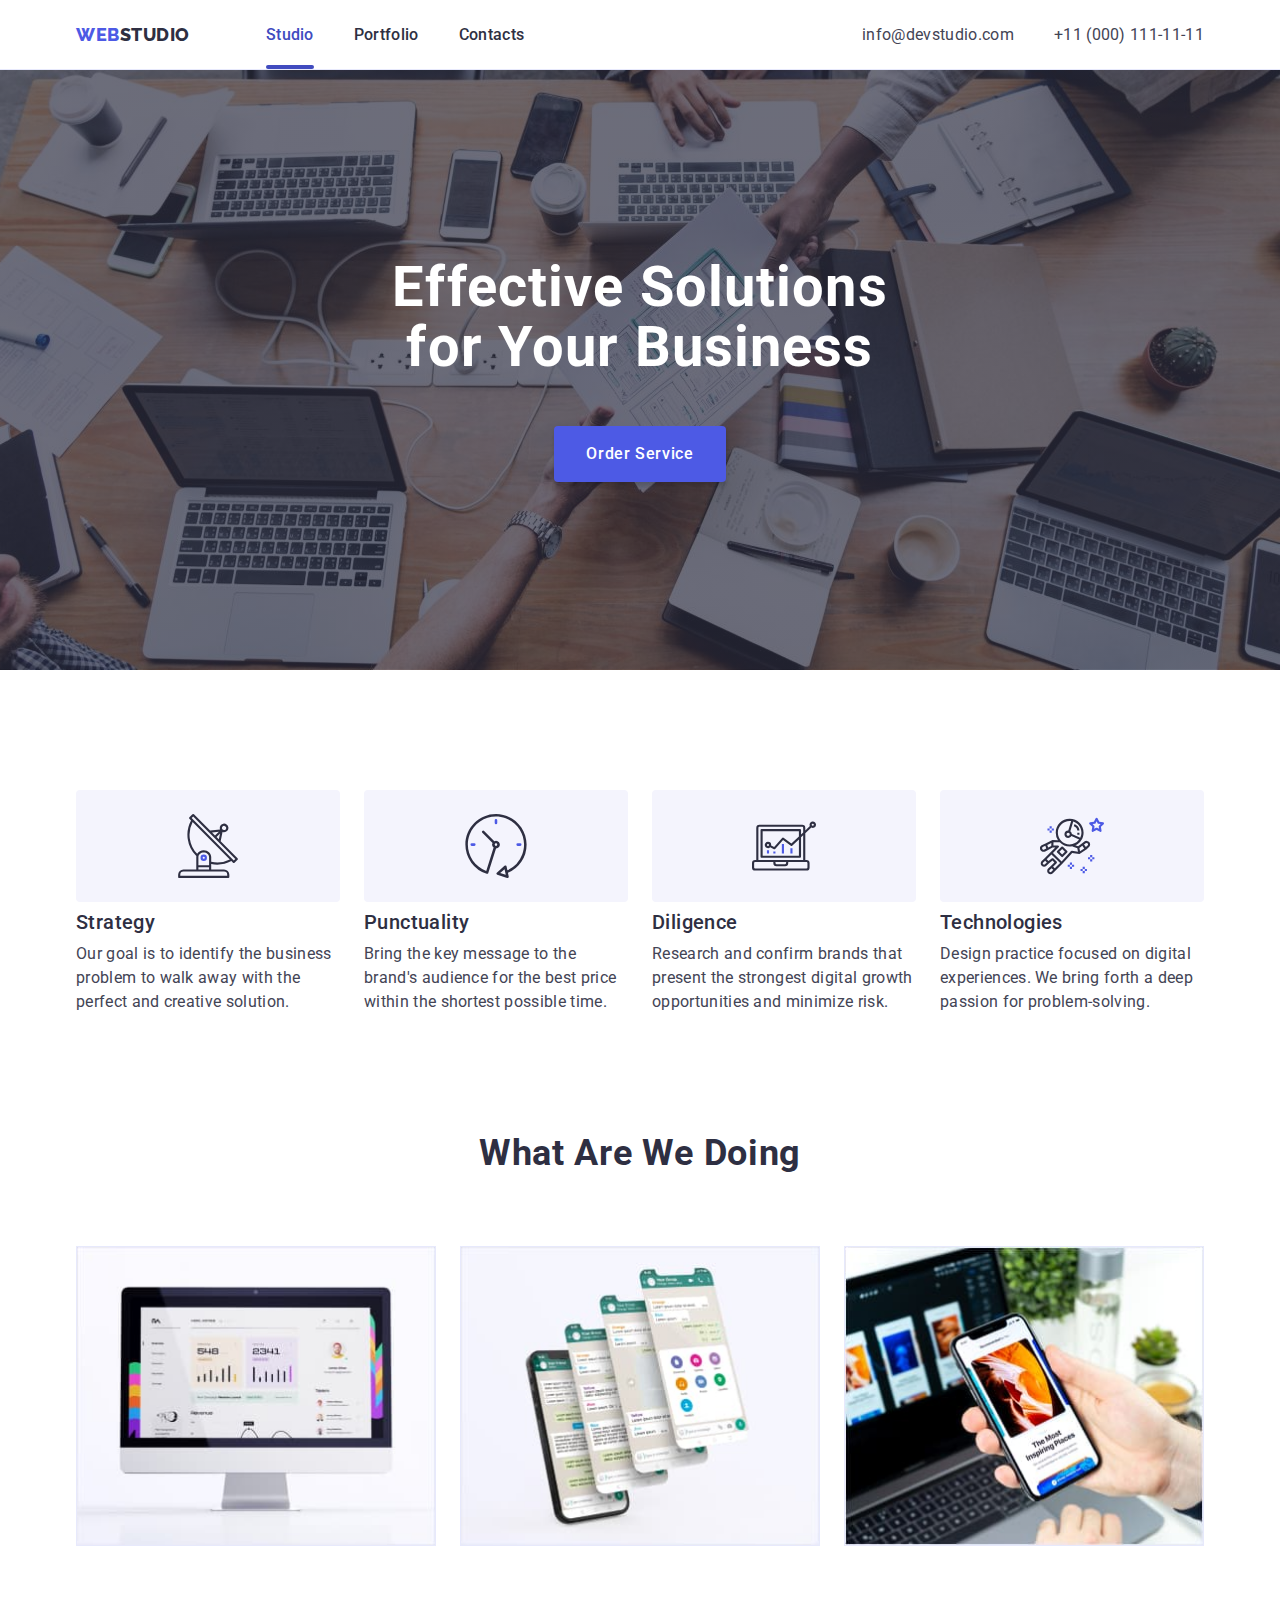
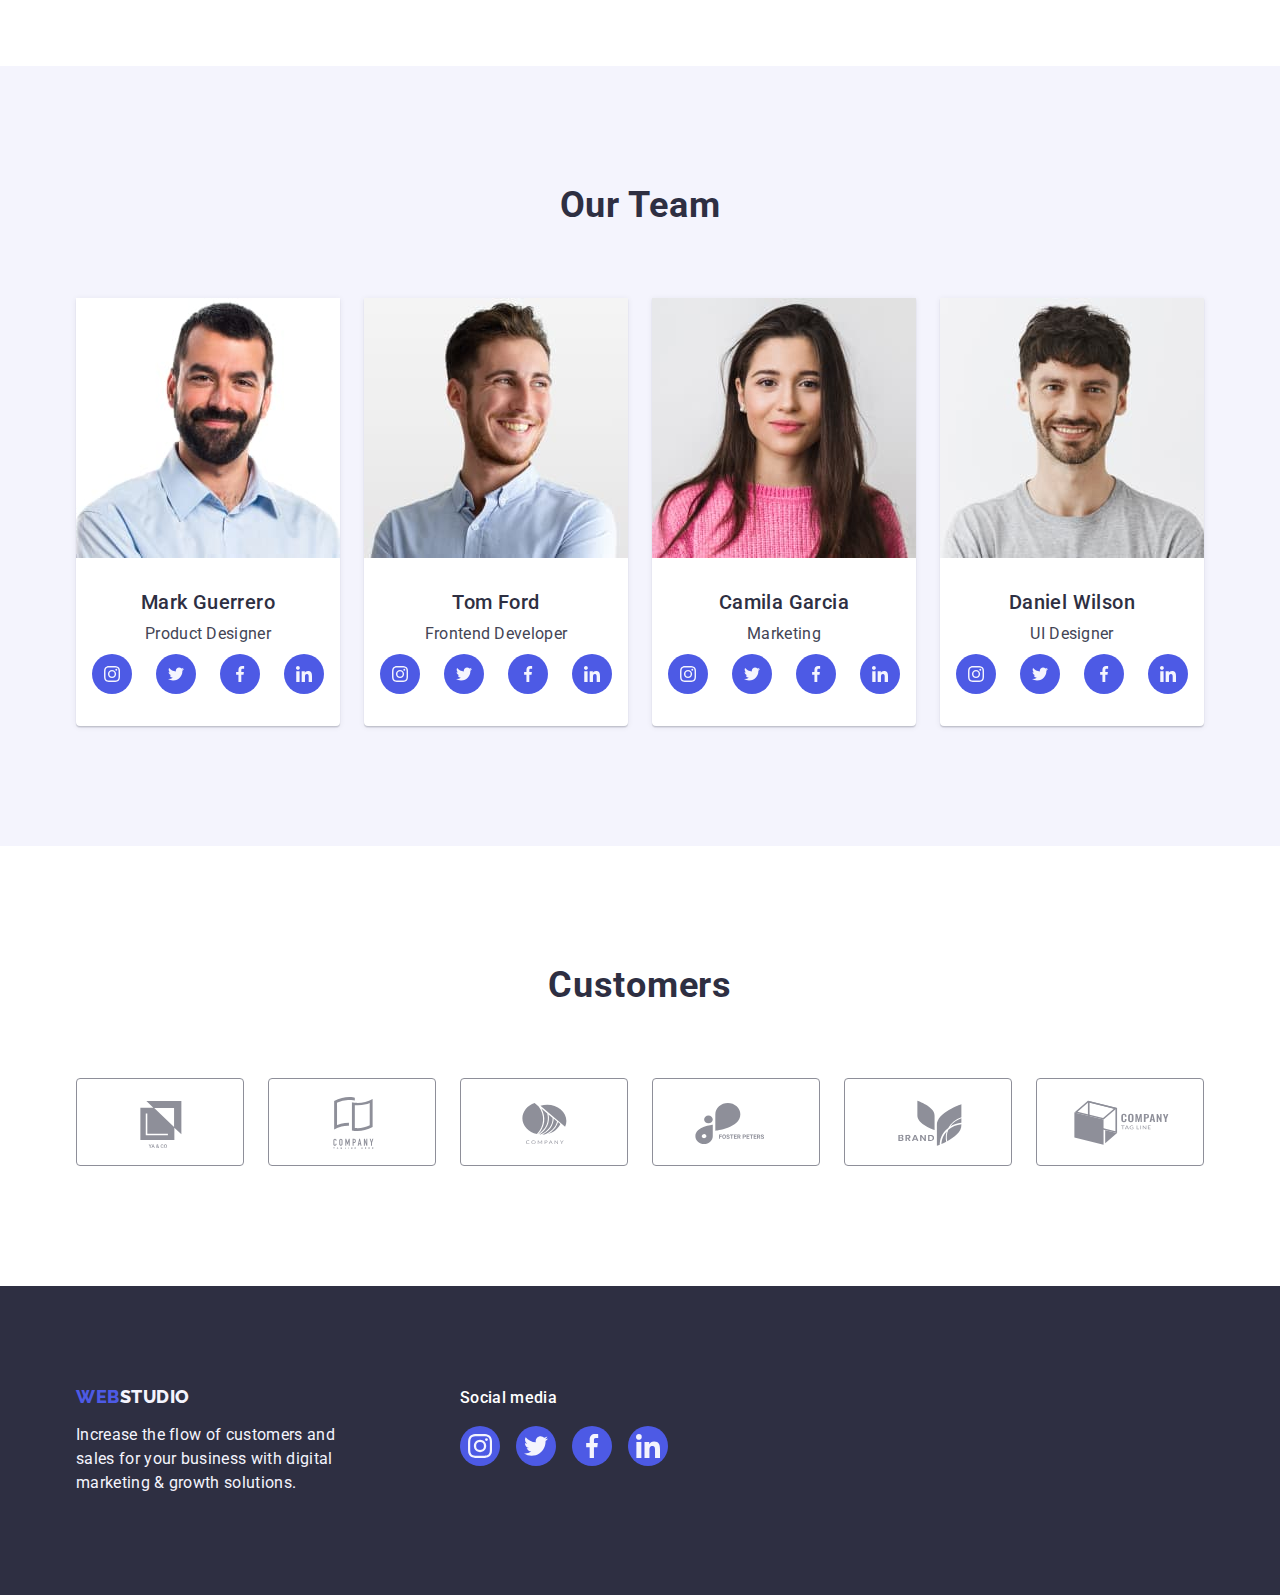
<file: index.html>
<!DOCTYPE html>
<html lang="en">
  <head>
    <meta charset="UTF-8" />
    <meta http-equiv="X-UA-Compatible" content="IE=edge" />
    <meta name="viewport" content="width=device-width, initial-scale=1.0" />
    <title>Студія</title>
    <link rel="preconnect" href="https://fonts.googleapis.com" />
    <link rel="preconnect" href="https://fonts.gstatic.com" crossorigin />
    <link
      href="https://fonts.googleapis.com/css2?family=Raleway:wght@800&family=Roboto:wght@400;500;700;900&display=swap"
      rel="stylesheet"
    />
    <link
      rel="stylesheet"
      href="https://cdn.jsdelivr.net/npm/modern-normalize@2.0.0/modern-normalize.min.css"
    />
    <link href="./portfolio.html" rel="next" type="text/html" />
    <link href="./css/styles.css" rel="stylesheet" type="text/css" />
  </head>
  <body>
    <header class="header">
      <div class="container row inner-header">
        <nav class="nav">
          <a class="nav-logo nav-logo-blue link" href="./index.html"
            >Web<span class="nav-logo-dark">Studio</span></a
          >
          <ul class="pagination-menu list">
            <li class="item">
              <a class="pagination-item link active" href="./index.html"
                >Studio</a
              >
            </li>
            <li class="item">
              <a class="pagination-item link" href="./portfolio.html"
                >Portfolio</a
              >
            </li>
            <li class="item">
              <a class="pagination-item link" href="">Contacts</a>
            </li>
          </ul>
        </nav>
        <address class="nav-contacts">
          <ul class="contacts-menu list">
            <li class="pag-item">
              <a class="contacts-item link" href="mailto:info@devstudio.com"
                >info@devstudio.com</a
              >
            </li>
            <li class="pag-item">
              <a class="contacts-item link" href="tel:+110001111111"
                >+11 (000) 111-11-11</a
              >
            </li>
          </ul>
        </address>
      </div>
    </header>

    <main class="main-block">
      <section class="section-one">
        <div class="box-solutions container">
          <h1 class="title-one">Effective Solutions for Your Business</h1>
          <button class="button order-service" type="button" data-modal-open>
            Order Service
          </button>
        </div>
      </section>
      <section class="section">
        <div class="box-advantages container">
          <h2 class="title-two visually-hidden">Advantages</h2>
          <ul class="advantages-menu list">
            <li class="item">
              <div class="icon-wrap icon-advantages-wrap">
                <svg class="icon-advantages" width="64" height="64">
                  <use href="./images/icons.svg#icon-antenna"></use>
                </svg>
              </div>
              <h3 class="title-three">Strategy</h3>
              <p class="text">
                Our goal is to identify the business problem to walk away with
                the perfect and creative solution.
              </p>
            </li>
            <li class="item">
              <div class="icon-wrap icon-advantages-wrap">
                <svg class="icon-advantages" width="64" height="64">
                  <use href="./images/icons.svg#icon-clock"></use>
                </svg>
              </div>
              <h3 class="title-three">Punctuality</h3>
              <p class="text">
                Bring the key message to the brand's audience for the best price
                within the shortest possible time.
              </p>
            </li>
            <li class="item">
              <div class="icon-wrap icon-advantages-wrap">
                <svg class="icon-advantages" width="64" height="64">
                  <use href="./images/icons.svg#icon-diagram"></use>
                </svg>
              </div>
              <h3 class="title-three">Diligence</h3>
              <p class="text">
                Research and confirm brands that present the strongest digital
                growth opportunities and minimize risk.
              </p>
            </li>
            <li class="item">
              <div class="icon-wrap icon-advantages-wrap">
                <svg class="icon-advantages" width="64" height="64">
                  <use href="./images/icons.svg#icon-astronaut"></use>
                </svg>
              </div>
              <h3 class="title-three">Technologies</h3>
              <p class="text">
                Design practice focused on digital experiences. We bring forth a
                deep passion for problem-solving.
              </p>
            </li>
          </ul>
        </div>
      </section>
      <section class="section proposals">
        <div class="box-proposals container">
          <h2 class="title-two">What are we doing</h2>
          <ul class="proposals-menu list">
            <li class="item">
              <img
                class="image image-border"
                src="./images/proposal1.jpg"
                alt="A website with graphs is open on the monitor"
                width="360"
                height="300"
              />
            </li>
            <li class="item">
              <img
                class="image image-border"
                src="./images/proposal2.jpg"
                alt="Four screens of phones with chat correspondence"
                width="360"
                height="300"
              />
            </li>
            <li class="item">
              <img
                class="image image-border"
                src="./images/proposal3.jpg"
                alt="A phone with an open application and a laptop with an open website"
                width="360"
                height="300"
              />
            </li>
          </ul>
        </div>
      </section>
      <section class="section inner-four">
        <div class="container">
          <h2 class="title-two">Our team</h2>
          <ul class="team-cards-menu list">
            <li class="team-card">
              <img
                class="image"
                src="./images/team1.jpg"
                alt="Mark Guerrero"
                width="264"
                height="260"
              />
              <div class="team-inform">
                <h3 class="title-three">Mark Guerrero</h3>
                <p class="text">Product Designer</p>
                <ul class="team-links list">
                  <li class="item">
                    <a class="link" href="">
                      <svg class="icon-team" width="16" height="16">
                        <use href="./images/icons.svg#icon-instagram"></use>
                      </svg>
                    </a>
                  </li>
                  <li class="item">
                    <a class="link" href="">
                      <svg class="icon-team" width="16" height="16">
                        <use href="./images/icons.svg#icon-twitter"></use>
                      </svg>
                    </a>
                  </li>
                  <li class="item">
                    <a class="link" href="">
                      <svg class="icon-team" width="16" height="16">
                        <use href="./images/icons.svg#icon-facebook"></use>
                      </svg>
                    </a>
                  </li>
                  <li class="item">
                    <a class="link" href="">
                      <svg class="icon-team" width="16" height="16">
                        <use href="./images/icons.svg#icon-linkedin"></use>
                      </svg>
                    </a>
                  </li>
                </ul>
              </div>
            </li>
            <li class="team-card">
              <img
                class="image"
                src="./images/team2.jpg"
                alt="Tom Ford"
                width="264"
                height="260"
              />
              <div class="team-inform">
                <h3 class="title-three">Tom Ford</h3>
                <p class="text">Frontend Developer</p>
                <ul class="team-links list">
                  <li class="item">
                    <a class="link" href="">
                      <svg class="icon-team" width="16" height="16">
                        <use href="./images/icons.svg#icon-instagram"></use>
                      </svg>
                    </a>
                  </li>
                  <li class="item">
                    <a class="link" href="">
                      <svg class="icon-team" width="16" height="16">
                        <use href="./images/icons.svg#icon-twitter"></use>
                      </svg>
                    </a>
                  </li>
                  <li class="item">
                    <a class="link" href="">
                      <svg class="icon-team" width="16" height="16">
                        <use href="./images/icons.svg#icon-facebook"></use>
                      </svg>
                    </a>
                  </li>
                  <li class="item">
                    <a class="link" href="">
                      <svg class="icon-team" width="16" height="16">
                        <use href="./images/icons.svg#icon-linkedin"></use>
                      </svg>
                    </a>
                  </li>
                </ul>
              </div>
            </li>
            <li class="team-card">
              <img
                class="image"
                src="./images/team3.jpg"
                alt="Camila Garcia"
                width="264"
                height="260"
              />
              <div class="team-inform">
                <h3 class="title-three">Camila Garcia</h3>
                <p class="text">Marketing</p>
                <ul class="team-links list">
                  <li class="item">
                    <a class="link" href="">
                      <svg class="icon-team" width="16" height="16">
                        <use href="./images/icons.svg#icon-instagram"></use>
                      </svg>
                    </a>
                  </li>
                  <li class="item">
                    <a class="link" href="">
                      <svg class="icon-team" width="16" height="16">
                        <use href="./images/icons.svg#icon-twitter"></use>
                      </svg>
                    </a>
                  </li>
                  <li class="item">
                    <a class="link" href="">
                      <svg class="icon-team" width="16" height="16">
                        <use href="./images/icons.svg#icon-facebook"></use>
                      </svg>
                    </a>
                  </li>
                  <li class="item">
                    <a class="link" href="">
                      <svg class="icon-team" width="16" height="16">
                        <use href="./images/icons.svg#icon-linkedin"></use>
                      </svg>
                    </a>
                  </li>
                </ul>
              </div>
            </li>
            <li class="team-card">
              <img
                class="image"
                src="./images/team4.jpg"
                alt="Daniel Wilson"
                width="264"
                height="260"
              />
              <div class="team-inform">
                <h3 class="title-three">Daniel Wilson</h3>
                <p class="text">UI Designer</p>
                <ul class="team-links list">
                  <li class="item">
                    <a class="link" href="">
                      <svg class="icon-team" width="16" height="16">
                        <use href="./images/icons.svg#icon-instagram"></use>
                      </svg>
                    </a>
                  </li>
                  <li class="item">
                    <a class="link" href="">
                      <svg class="icon-team" width="16" height="16">
                        <use href="./images/icons.svg#icon-twitter"></use>
                      </svg>
                    </a>
                  </li>
                  <li class="item">
                    <a class="link" href="">
                      <svg class="icon-team" width="16" height="16">
                        <use href="./images/icons.svg#icon-facebook"></use>
                      </svg>
                    </a>
                  </li>
                  <li class="item">
                    <a class="link" href="">
                      <svg class="icon-team" width="16" height="16">
                        <use href="./images/icons.svg#icon-linkedin"></use>
                      </svg>
                    </a>
                  </li>
                </ul>
              </div>
            </li>
          </ul>
        </div>
      </section>
      <section class="section">
        <div class="container">
          <h2 class="title-two">Customers</h2>
          <ul class="customers-menu list">
            <li class="item">
              <a class="icon-wrap customer-link link" href="">
                <svg class="icon-customer" width="104" height="56">
                  <use href="./images/icons.svg#icon-logo1"></use>
                </svg>
              </a>
            </li>
            <li class="item">
              <a class="icon-wrap customer-link link" href="">
                <svg class="icon-customer" width="104" height="56">
                  <use href="./images/icons.svg#icon-logo2"></use>
                </svg>
              </a>
            </li>
            <li class="item">
              <a class="icon-wrap customer-link link" href="">
                <svg class="icon-customer" width="104" height="56">
                  <use href="./images/icons.svg#icon-logo3"></use>
                </svg>
              </a>
            </li>
            <li class="item">
              <a class="icon-wrap customer-link link" href="">
                <svg class="icon-customer" width="104" height="56">
                  <use href="./images/icons.svg#icon-logo4"></use>
                </svg>
              </a>
            </li>
            <li class="item">
              <a class="icon-wrap customer-link link" href="">
                <svg class="icon-customer" width="104" height="56">
                  <use href="./images/icons.svg#icon-logo5"></use>
                </svg>
              </a>
            </li>
            <li class="item">
              <a class="icon-wrap customer-link link" href="">
                <svg class="icon-customer" width="104" height="56">
                  <use href="./images/icons.svg#icon-logo6"></use>
                </svg>
              </a>
            </li>
          </ul>
        </div>
      </section>
    </main>

    <footer class="footer">
      <div class="footer-inner container">
        <div class="footer-logo-text">
          <a class="nav-logo nav-logo-blue link" href="./index.html"
            >Web<span class="nav-logo-light">Studio</span></a
          >
          <p class="info-text text">
            Increase the flow of customers and sales for your business with
            digital marketing & growth solutions.
          </p>
        </div>
        <div class="footer-social-media">
          <p class="caption text">Social media</p>
          <ul class="social-media-menu list">
            <li class="item">
              <a class="link" href="">
                <svg class="icon-media" width="24" height="24">
                  <use href="./images/icons.svg#icon-instagram"></use>
                </svg>
              </a>
            </li>
            <li class="item">
              <a class="link" href="">
                <svg class="icon-media" width="24" height="24">
                  <use href="./images/icons.svg#icon-twitter"></use>
                </svg>
              </a>
            </li>
            <li class="item">
              <a class="link" href="">
                <svg class="icon-media" width="24" height="24">
                  <use href="./images/icons.svg#icon-facebook"></use>
                </svg>
              </a>
            </li>
            <li class="item">
              <a class="link" href="">
                <svg class="icon-media" width="24" height="24">
                  <use href="./images/icons.svg#icon-linkedin"></use>
                </svg>
              </a>
            </li>
          </ul>
        </div>
      </div>
    </footer>

    <!-- Modal window: -->

    <div class="backdrop is-hidden" data-modal>
      <div class="modal">
        <button class="button-close" type="button" data-modal-close>
          <svg class="icon-close" width="8" height="8">
            <use href="./images/icons.svg#icon-close"></use>
          </svg>
        </button>
      </div>
    </div>
    <script src="./js/modal.js"></script>
  </body>
</html>
</file>
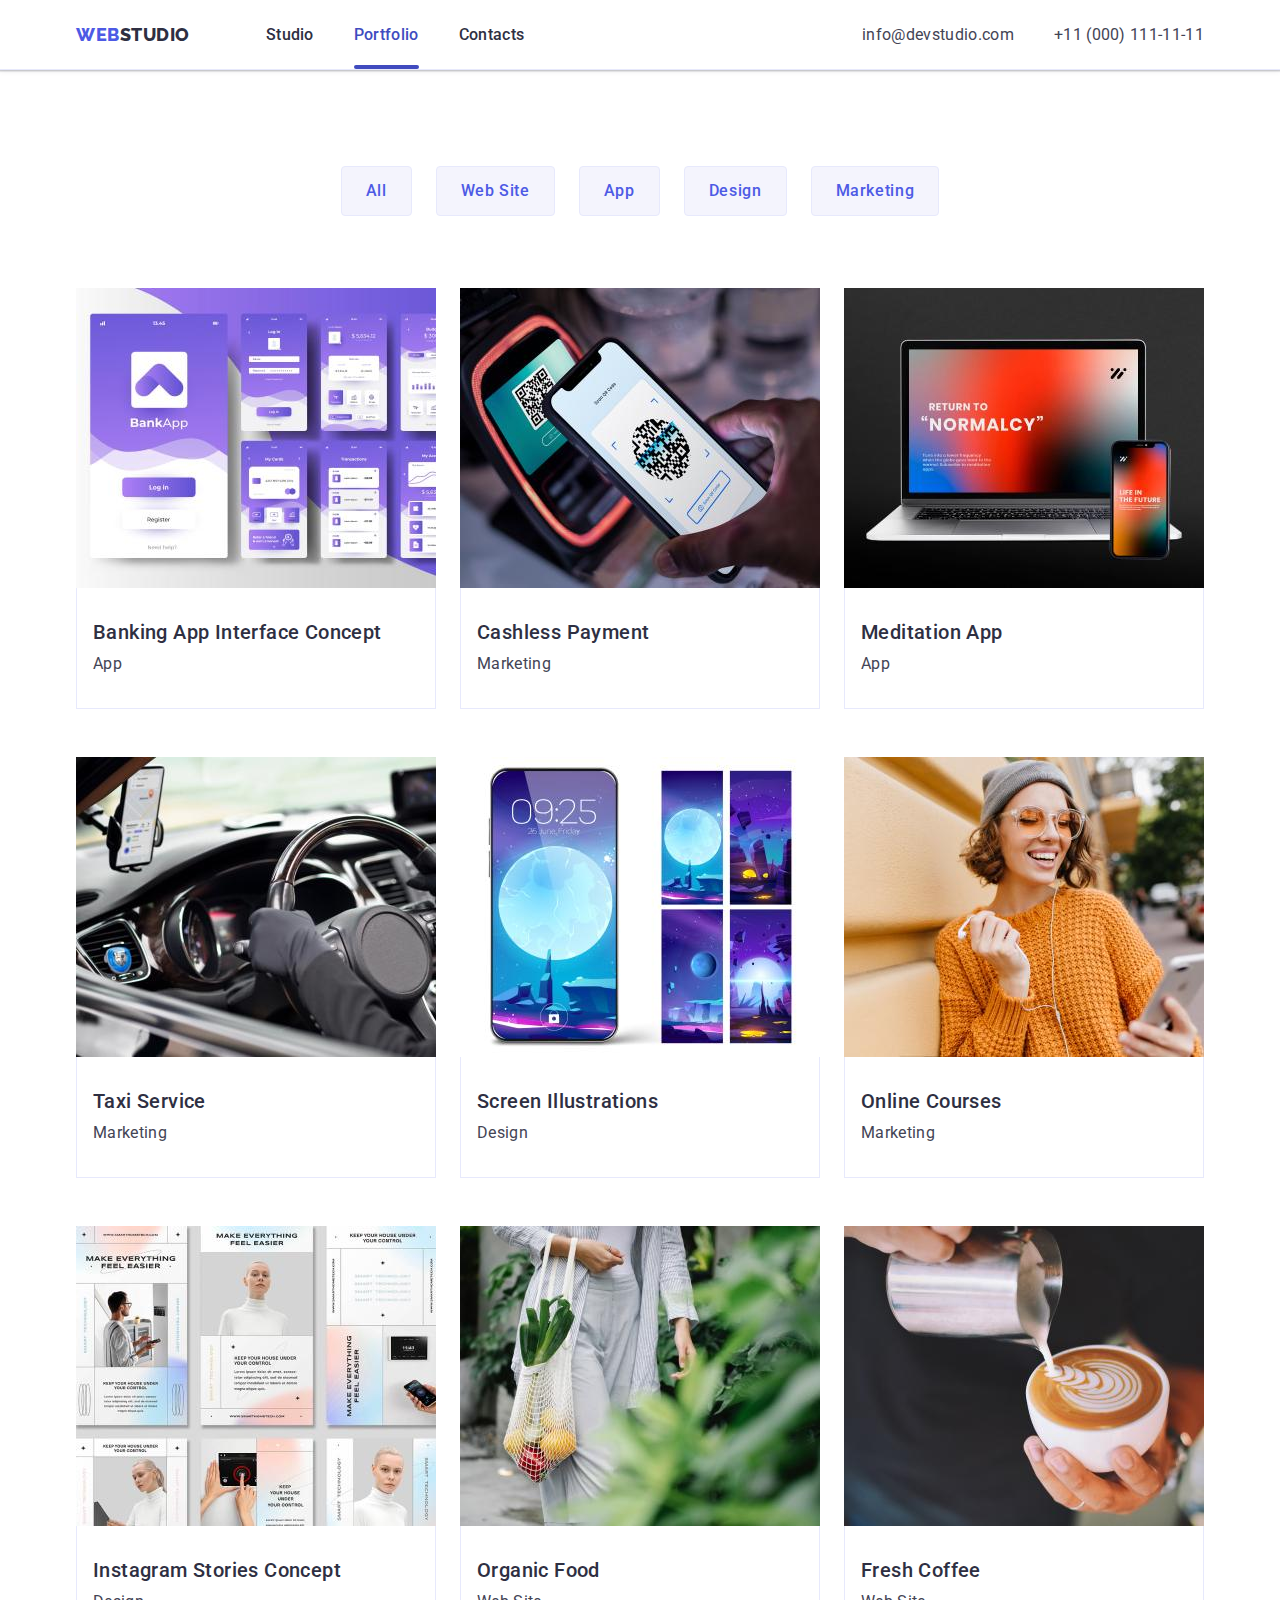
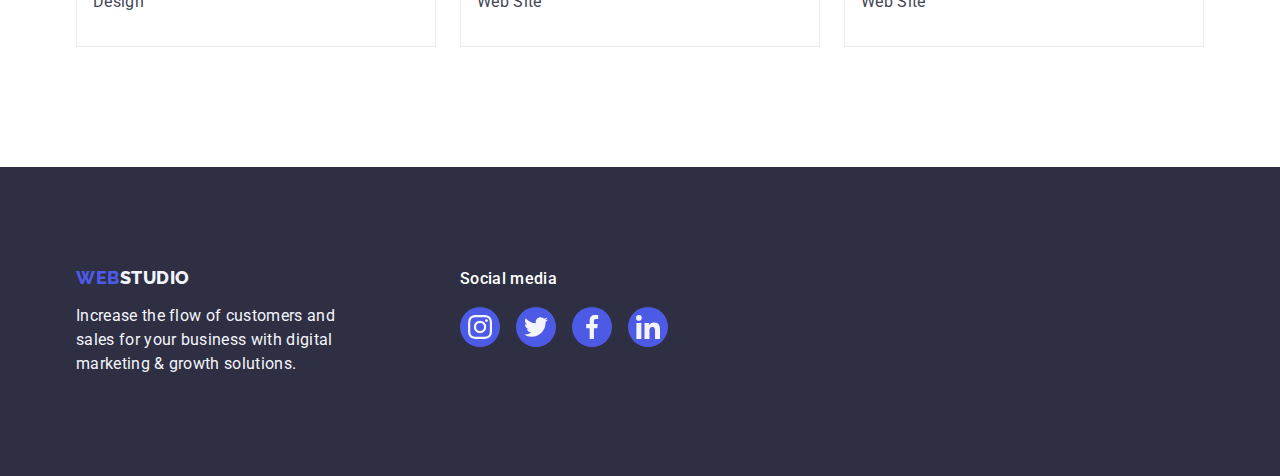
<file: portfolio.html>
<!DOCTYPE html>
<html lang="en">
  <head>
    <meta charset="UTF-8" />
    <meta http-equiv="X-UA-Compatible" content="IE=edge" />
    <meta name="viewport" content="width=device-width, initial-scale=1.0" />
    <title>Портфоліо</title>
    <link rel="preconnect" href="https://fonts.googleapis.com" />
    <link rel="preconnect" href="https://fonts.gstatic.com" crossorigin />
    <link
      href="https://fonts.googleapis.com/css2?family=Raleway:wght@800&family=Roboto:wght@400;500;700;900&display=swap"
      rel="stylesheet"
    />
    <link
      rel="stylesheet"
      href="https://cdn.jsdelivr.net/npm/modern-normalize@2.0.0/modern-normalize.min.css"
    />
    <link href="./index.html" rel="author" type="text/html" />
    <link href="./css/styles.css" rel="stylesheet" type="text/css" />
  </head>
  <body>
    <header class="header">
      <div class="container row inner-header">
        <nav class="nav">
          <a class="nav-logo nav-logo-blue link" href="./index.html"
            >Web<span class="nav-logo-dark">Studio</span></a
          >
          <ul class="pagination-menu list">
            <li class="item">
              <a class="pagination-item link" href="./index.html">Studio</a>
            </li>
            <li class="item">
              <a class="pagination-item link active" href="./portfolio.html"
                >Portfolio</a
              >
            </li>
            <li class="item">
              <a class="pagination-item link" href="">Contacts</a>
            </li>
          </ul>
        </nav>
        <address class="nav-contacts">
          <ul class="contacts-menu list">
            <li class="pag-item">
              <a class="contacts-item link" href="mailto:info@devstudio.com"
                >info@devstudio.com</a
              >
            </li>
            <li class="pag-item">
              <a class="contacts-item link" href="tel:+110001111111"
                >+11 (000) 111-11-11</a
              >
            </li>
          </ul>
        </address>
      </div>
    </header>

    <main>
      <section class="section portfolio">
        <div class="container">
          <h1 class="title-one visually-hidden">Portfolio</h1>
          <ul class="filter-menu list">
            <li class="item">
              <button class="button filter" type="button">All</button>
            </li>
            <li class="item">
              <button class="button filter" type="button">Web Site</button>
            </li>
            <li class="item">
              <button class="button filter" type="button">App</button>
            </li>
            <li class="item">
              <button class="button filter" type="button">Design</button>
            </li>
            <li class="item">
              <button class="button filter" type="button">Marketing</button>
            </li>
          </ul>
          <ul class="work-cards-menu list">
            <li class="work-card">
              <a class="work-example link" href="./index.html">
                <div class="image-overlay-block">
                  <img
                    class="image"
                    src="./images/work1.jpg"
                    alt="Seven pages of banking application"
                    width="360"
                    height="300"
                  />
                  <p class="overlay text">
                    14 Stylish and User-Friendly App Design Concepts · Task
                    Manager App · Calorie Tracker App · Exotic Fruit Ecommerce
                    App · Cloud Storage App
                  </p>
                </div>
                <div class="work-inform">
                  <h2 class="title-portfolio">Banking App Interface Concept</h2>
                  <p class="text">App</p>
                </div>
              </a>
            </li>
            <li class="work-card">
              <a class="work-example link" href="./index.html">
                <div class="image-overlay-block">
                  <img
                    class="image"
                    src="./images/work2.jpg"
                    alt="A phone scans QR Code"
                    width="360"
                    height="300"
                  />
                  <p class="overlay text">
                    14 Stylish and User-Friendly App Design Concepts · Task
                    Manager App · Calorie Tracker App · Exotic Fruit Ecommerce
                    App · Cloud Storage App
                  </p>
                </div>
                <div class="work-inform">
                  <h2 class="title-portfolio">Cashless Payment</h2>
                  <p class="text">Marketing</p>
                </div>
              </a>
            </li>
            <li class="work-card">
              <a class="work-example link" href="./index.html">
                <div class="image-overlay-block">
                  <img
                    class="image"
                    src="./images/work3.jpg"
                    alt="Phone and laptop with the same site"
                    width="360"
                    height="300"
                  />
                  <p class="overlay text">
                    14 Stylish and User-Friendly App Design Concepts · Task
                    Manager App · Calorie Tracker App · Exotic Fruit Ecommerce
                    App · Cloud Storage App
                  </p>
                </div>
                <div class="work-inform">
                  <h2 class="title-portfolio">Meditation App</h2>
                  <p class="text">App</p>
                </div>
              </a>
            </li>
            <li class="work-card">
              <a class="work-example link" href="./index.html">
                <div class="image-overlay-block">
                  <img
                    class="image"
                    src="./images/work4.jpg"
                    alt="Phone with application for drivers"
                    width="360"
                    height="300"
                  />
                  <p class="overlay text">
                    14 Stylish and User-Friendly App Design Concepts · Task
                    Manager App · Calorie Tracker App · Exotic Fruit Ecommerce
                    App · Cloud Storage App
                  </p>
                </div>
                <div class="work-inform">
                  <h2 class="title-portfolio">Taxi Service</h2>
                  <p class="text">Marketing</p>
                </div>
              </a>
            </li>
            <li class="work-card">
              <a class="work-example link" href="./index.html">
                <div class="image-overlay-block">
                  <img
                    class="image"
                    src="./images/work5.jpg"
                    alt="Five similar pictures of phone's screen"
                    width="360"
                    height="300"
                  />
                  <p class="overlay text">
                    14 Stylish and User-Friendly App Design Concepts · Task
                    Manager App · Calorie Tracker App · Exotic Fruit Ecommerce
                    App · Cloud Storage App
                  </p>
                </div>
                <div class="work-inform">
                  <h2 class="title-portfolio">Screen Illustrations</h2>
                  <p class="text">Design</p>
                </div>
              </a>
            </li>
            <li class="work-card">
              <a class="work-example link" href="./index.html">
                <div class="image-overlay-block">
                  <img
                    class="image"
                    src="./images/work6.jpg"
                    alt="Smiling girl listens and watchs her phone"
                    width="360"
                    height="300"
                  />
                  <p class="overlay text">
                    14 Stylish and User-Friendly App Design Concepts · Task
                    Manager App · Calorie Tracker App · Exotic Fruit Ecommerce
                    App · Cloud Storage App
                  </p>
                </div>
                <div class="work-inform">
                  <h2 class="title-portfolio">Online Courses</h2>
                  <p class="text">Marketing</p>
                </div>
              </a>
            </li>
            <li class="work-card">
              <a class="work-example link" href="./index.html">
                <div class="image-overlay-block">
                  <img
                    class="image"
                    src="./images/work7.jpg"
                    alt="Six examples of Instagram stories about devices advertising"
                    width="360"
                    height="300"
                  />
                  <p class="overlay text">
                    14 Stylish and User-Friendly App Design Concepts · Task
                    Manager App · Calorie Tracker App · Exotic Fruit Ecommerce
                    App · Cloud Storage App
                  </p>
                </div>
                <div class="work-inform">
                  <h2 class="title-portfolio">Instagram Stories Concept</h2>
                  <p class="text">Design</p>
                </div>
              </a>
            </li>
            <li class="work-card">
              <a class="work-example link" href="./index.html">
                <div class="image-overlay-block">
                  <img
                    class="image"
                    src="./images/work8.jpg"
                    alt="Woman with string bag and fruits in it"
                    width="360"
                    height="300"
                  />
                  <p class="overlay text">
                    14 Stylish and User-Friendly App Design Concepts · Task
                    Manager App · Calorie Tracker App · Exotic Fruit Ecommerce
                    App · Cloud Storage App
                  </p>
                </div>
                <div class="work-inform">
                  <h2 class="title-portfolio">Organic Food</h2>
                  <p class="text">Web Site</p>
                </div>
              </a>
            </li>
            <li class="work-card">
              <a class="work-example link" href="./index.html">
                <div class="image-overlay-block">
                  <img
                    class="image"
                    src="./images/work9.jpg"
                    alt="Man makes latte"
                    width="360"
                    height="300"
                  />
                  <p class="overlay text">
                    14 Stylish and User-Friendly App Design Concepts · Task
                    Manager App · Calorie Tracker App · Exotic Fruit Ecommerce
                    App · Cloud Storage App
                  </p>
                </div>
                <div class="work-inform">
                  <h2 class="title-portfolio">Fresh Coffee</h2>
                  <p class="text">Web Site</p>
                </div>
              </a>
            </li>
          </ul>
        </div>
      </section>
    </main>

    <footer class="footer">
      <div class="footer-inner container">
        <div class="footer-logo-text">
          <a class="nav-logo nav-logo-blue link" href="./index.html"
            >Web<span class="nav-logo-light">Studio</span></a
          >
          <p class="info-text text">
            Increase the flow of customers and sales for your business with
            digital marketing & growth solutions.
          </p>
        </div>
        <div class="footer-social-media">
          <p class="caption text">Social media</p>
          <ul class="social-media-menu list">
            <li class="item">
              <a class="link" href="">
                <svg class="icon-media" width="24" height="24">
                  <use href="./images/icons.svg#icon-instagram"></use>
                </svg>
              </a>
            </li>
            <li class="item">
              <a class="link" href="">
                <svg class="icon-media" width="24" height="24">
                  <use href="./images/icons.svg#icon-twitter"></use>
                </svg>
              </a>
            </li>
            <li class="item">
              <a class="link" href="">
                <svg class="icon-media" width="24" height="24">
                  <use href="./images/icons.svg#icon-facebook"></use>
                </svg>
              </a>
            </li>
            <li class="item">
              <a class="link" href="">
                <svg class="icon-media" width="24" height="24">
                  <use href="./images/icons.svg#icon-linkedin"></use>
                </svg>
              </a>
            </li>
          </ul>
        </div>
      </div>
    </footer>
  </body>
</html>
</file>
<file: css/styles.css>
:root {
  --primary-dark-color: #434455;
  --secondary-dark-color: #2e2f42;
  --primary-white-color: #ffffff;
  --border-light-color: #e7e9fc;
  --bg-color-one: #fcfcfc;
  --bg-color-two: #f4f4fd;
  --active-link-color: #404bbf;
  --blue-color: #4d5ae5;
  --customer-icons-color: #8e8f99;
  --active-link-footer: #31d0aa;
}

body {
  font-family: "Roboto", sans-serif;
  font-weight: 400;
  color: var(--primary-dark-color);
  background-color: var(--primary-white-color);
  font-size: 16px;
  line-height: 150%;
}

h1,
h2,
h3,
p,
ul {
  margin: 0;
  padding: 0;
}

.header {
  border-bottom: 1px solid var(--border-light-color);
  box-shadow: 0px 1px 6px 0px rgba(46, 47, 66, 0.08),
    0px 1px 1px 0px rgba(46, 47, 66, 0.16),
    0px 2px 1px 0px rgba(46, 47, 66, 0.08);
}

.container {
  width: 1158px;
  padding-left: 15px;
  padding-right: 15px;
  margin-left: auto;
  margin-right: auto;
}

.row {
  display: flex;
  justify-content: space-between;
}

.inner-header {
  max-width: 100%;
}

.nav {
  display: flex;
  align-items: center;
}

.nav-logo {
  font-family: "Raleway", sans-serif;
  font-weight: 800;
  font-size: 18px;
  line-height: 117%;
  letter-spacing: 0.03em;
  text-transform: uppercase;
  display: flex;
  margin-right: 76px;
}

.nav .nav-logo,
.pagination-item,
.contacts-item {
  padding-top: 24px;
  padding-bottom: 24px;
}

.nav-logo-blue,
.filter {
  color: var(--blue-color);
}

.link {
  text-decoration: none;
}

.nav-logo-dark,
.pagination-item.link,
.title-two,
.title-three,
.title-portfolio {
  color: var(--secondary-dark-color);
}

.pagination-menu {
  gap: 40px;
}

.list {
  display: flex;
  list-style: none;
}

.pagination-item.link,
.contacts-item,
.title-one,
.title-two,
.title-three,
.title-portfolio,
.text {
  letter-spacing: 0.02em;
}

.pagination-item.link {
  font-weight: 500;
  font-size: 16px;
  line-height: 1.5;
  transition: color 250ms cubic-bezier(0.4, 0, 0.2, 1);
  position: relative;
}

.pagination-item.link.active {
  color: var(--active-link-color);
}

.active::after {
  position: absolute;
  content: "";
  background: var(--active-link-color);
  width: 100%;
  height: 4px;
  border-radius: 2px;
  bottom: -1px;
  left: 0;
}

.pagination-item.link:hover,
.pagination-item.link:focus,
.contacts-item.link:hover,
.contacts-item.link:focus {
  color: var(--active-link-color);
}

.nav-contacts {
  font-style: normal;
  display: flex;
  align-items: center;
}

.contacts-menu {
  gap: 40px;
}

.contacts-item.link {
  color: var(--primary-dark-color);
  transition: color 250ms cubic-bezier(0.4, 0, 0.2, 1);
}

.section {
  padding-top: 120px;
  padding-bottom: 120px;
}

.section-one {
  margin-left: auto;
  margin-right: auto;
  padding-top: 188px;
  padding-bottom: 188px;
  max-width: 1440px;
  background-size: cover;
  background-color: var(--secondary-dark-color);
  background-image: linear-gradient(
      rgba(46, 47, 66, 0.7),
      rgba(46, 47, 66, 0.7)
    ),
    url("../images/bg.jpg");
  background-repeat: no-repeat;
  background-position: center center;
}

.box-solutions {
  display: flex;
  flex-direction: column;
  align-items: center;
  padding: 0;
  max-width: 100%;
}

.title-one {
  color: var(--primary-white-color);
  font-weight: 700;
  font-size: 56px;
  line-height: 107%;
  text-align: center;
  max-width: 496px;
}

.button {
  font-family: "Roboto", sans-serif;
  font-size: 16px;
  line-height: 150%;
  font-weight: 500;
  letter-spacing: 0.04em;
  text-align: center;
  border-radius: 4px;
}

.button.order-service {
  border: none;
  color: var(--primary-white-color);
  background-color: var(--blue-color);
  padding: 16px 32px;
  margin-top: 48px;
  box-shadow: 0px 4px 4px rgba(0, 0, 0, 0.15);
  min-width: 169px;
  min-height: 56px;
  cursor: pointer;
  transition: background-color 250ms cubic-bezier(0.4, 0, 0.2, 1);
}

.button.order-service:hover,
.button.order-service:focus,
.button.filter:hover,
.button.filter:focus {
  cursor: pointer;
  background-color: var(--active-link-color);
}

.title-two {
  font-weight: 700;
  font-size: 36px;
  line-height: 111%;
  text-align: center;
  text-transform: capitalize;
  margin-bottom: 72px;
}

.visually-hidden {
  position: absolute;
  width: 1px;
  height: 1px;
  margin: -1px;
  border: 0;
  padding: 0;
  white-space: nowrap;
  clip-path: inset(100%);
  clip: rect(0 0 0 0);
  overflow: hidden;
}

.advantages-menu,
.proposals-menu,
.team-cards-menu,
.team-links,
.customers-menu,
.filter-menu {
  gap: 24px;
}

.icon-wrap {
  border-radius: 4px;
  display: flex;
  align-items: center;
  justify-content: center;
}

.icon-advantages-wrap {
  min-width: 264px;
  min-height: 112px;
  background-color: var(--bg-color-two);
  margin-bottom: 8px;
}

.advantages-menu .text {
  max-width: 264px;
}

.title-three,
.title-portfolio {
  font-weight: 500;
  font-size: 20px;
  line-height: 120%;
  text-transform: capitalize;
  margin-bottom: 8px;
}

.proposals {
  padding-top: 0;
}

.image-border {
  border: 1px solid var(--border-light-color);
}

.inner-four {
  background-color: var(--bg-color-two);
}

.team-card {
  background-color: var(--primary-white-color);
  text-align: center;
  box-shadow: 0px 1px 6px rgba(46, 47, 66, 0.08),
    0px 1px 1px rgba(46, 47, 66, 0.16), 0px 2px 1px rgba(46, 47, 66, 0.08);
  border-radius: 0px 0px 4px 4px;
}

.image {
  display: block;
  max-width: 100%;
  object-fit: cover;
}

.team-inform {
  padding-top: 32px;
  padding-bottom: 32px;
}

.team-inform .text {
  margin-bottom: 8px;
}

.team-links {
  justify-content: center;
}

.team-links .link {
  display: flex;
  justify-content: center;
  align-items: center;
  width: 40px;
  height: 40px;
  border-radius: 50%;
  background-color: var(--blue-color);
  transition: background-color 250ms cubic-bezier(0.4, 0, 0.2, 1);
}

.icon-team {
  fill: var(--bg-color-two);
}

.team-links .link:hover,
.team-links .link:focus {
  background-color: var(--active-link-color);
}

.customer-link {
  min-width: 168px;
  min-height: 88px;
  border: 1px solid var(--customer-icons-color);
  color: var(--customer-icons-color);
  transition: border-color 250ms cubic-bezier(0.4, 0, 0.2, 1),
    color 250ms cubic-bezier(0.4, 0, 0.2, 1);
}

.customer-link:hover,
.customer-link:focus {
  border-color: var(--active-link-color);
  color: var(--active-link-color);
}

.icon-customer {
  fill: currentColor;
  transition: fill 250ms cubic-bezier(0.4, 0, 0.2, 1),
    color 250ms cubic-bezier(0.4, 0, 0.2, 1);
}

.customer-link:hover .icon-customer,
.customer-link:focus .icon-customer {
  fill: var(--active-link-color);
  color: var(--active-link-color);
}

.nav-logo-light,
.footer-logo-text .text {
  color: var(--bg-color-two);
}

.footer {
  padding-top: 100px;
  padding-bottom: 100px;
  background-color: var(--secondary-dark-color);
}

.footer-inner {
  max-width: 100%;
  display: flex;
  align-items: baseline;
}

.footer-logo-text {
  margin-right: 120px;
}

.footer-inner .nav-logo {
  display: inline-block;
  margin-bottom: 16px;
  margin-right: 0;
}

.footer-inner .info-text {
  max-width: 264px;
}

.caption {
  font-weight: 500;
  margin-bottom: 16px;
  color: var(--primary-white-color);
}

.social-media-menu {
  gap: 16px;
}

.icon-media {
  fill: var(--bg-color-two);
}

.social-media-menu .link {
  border-radius: 50%;
  background-color: var(--blue-color);
  width: 40px;
  height: 40px;
  display: flex;
  align-items: center;
  justify-content: center;
  transition: background-color 250ms cubic-bezier(0.4, 0, 0.2, 1);
}

.social-media-menu .link:hover,
.social-media-menu .link:focus {
  background-color: var(--active-link-footer);
}

.portfolio {
  padding-top: 96px;
}

.filter-menu {
  justify-content: center;
  margin-bottom: 72px;
}

.filter {
  background-color: var(--bg-color-two);
  border: 1px solid var(--border-light-color);
  padding: 12px 24px;
  transition: color 250ms cubic-bezier(0.4, 0, 0.2, 1),
    box-shadow 250ms cubic-bezier(0.4, 0, 0.2, 1),
    background-color 250ms cubic-bezier(0.4, 0, 0.2, 1),
    border-color 250ms cubic-bezier(0.4, 0, 0.2, 1);
}

.filter:hover,
.filter:focus {
  color: var(--primary-white-color);
  box-shadow: 0px 3px 1px rgba(0, 0, 0, 0.1), 0px 2px 1px rgba(0, 0, 0, 0.08),
    0px 2px 2px rgba(0, 0, 0, 0.12);
  background-color: var(--active-link-color);
  border-color: var(--active-link-color);
}

.work-cards-menu {
  flex-wrap: wrap;
  gap: 48px 24px;
  justify-content: center;
}

.work-example.link {
  display: block;
  transition: box-shadow 250ms cubic-bezier(0.4, 0, 0.2, 1);
}

.work-example.link:hover,
.work-example.link:focus {
  box-shadow: 0px 1px 6px rgba(46, 47, 66, 0.08),
    0px 1px 1px rgba(46, 47, 66, 0.16), 0px 2px 1px rgba(46, 47, 66, 0.08);
}

.image-overlay-block {
  transition: color 250ms cubic-bezier(0.4, 0, 0.2, 1);
  position: relative;
  overflow: hidden;
}

.overlay {
  position: absolute;
  top: 0;
  left: 0;
  width: 100%;
  height: 100%;
  background-color: var(--blue-color);
  padding: 40px 32px;
  color: var(--bg-color-two);

  transform: translateY(100%);
  transition: transform 250ms cubic-bezier(0.4, 0, 0.2, 1);
}

.work-example.link:hover .overlay,
.work-example.link:focus .overlay {
  transform: translateY(0%);
}

.work-inform {
  border-width: 0 1px 1px 1px;
  border-style: solid;
  border-color: var(--border-light-color);
  padding: 32px 16px;
  border-top: none;
}

.work-inform .text {
  color: var(--primary-dark-color);
}

/* 

Modal window:

*/

.backdrop {
  position: fixed;
  top: 0;
  left: 0;
  width: 100%;
  height: 100%;
  background-color: rgba(46, 47, 66, 0.4);

  transition: opacity 250ms cubic-bezier(0.4, 0, 0.2, 1),
    visibility 250ms cubic-bezier(0.4, 0, 0.2, 1);

  visibility: visible;
  opacity: 100%;
  pointer-events: auto;
}

.is-hidden {
  visibility: hidden;
  opacity: 0;
  pointer-events: none;
}

.modal {
  position: absolute;
  top: 50%;
  left: 50%;
  transform: translate(-50%, -50%) scale(1);
  min-height: 584px;
  width: 408px;
  background: var(--bg-color-one);
  box-shadow: 0px 1px 1px rgba(0, 0, 0, 0.14), 0px 1px 3px rgba(0, 0, 0, 0.12),
    0px 2px 1px rgba(0, 0, 0, 0.2);
  border-radius: 4px;
  transition: transform 250ms cubic-bezier(0.4, 0, 0.2, 1);
}

.button-close {
  display: flex;
  padding: 0;
  cursor: pointer;
  transition: background-color 250ms cubic-bezier(0.4, 0, 0.2, 1),
    border 250ms cubic-bezier(0.4, 0, 0.2, 1);

  position: absolute;
  justify-content: center;
  align-items: center;
  top: 24px;
  right: 24px;
  width: 24px;
  height: 24px;
  border: 1px solid rgba(0, 0, 0, 0.1);
  border-radius: 50%;
  background-color: var(--border-light-color);
}
.icon-close {
  transition: fill 250ms cubic-bezier(0.4, 0, 0.2, 1);
}

.button-close:hover,
.button-close:focus {
  background-color: var(--active-link-color);
  border: none;
}

.button-close:hover .icon-close,
.button-close:focus .icon-close {
  fill: var(--primary-white-color);
}
</file>
